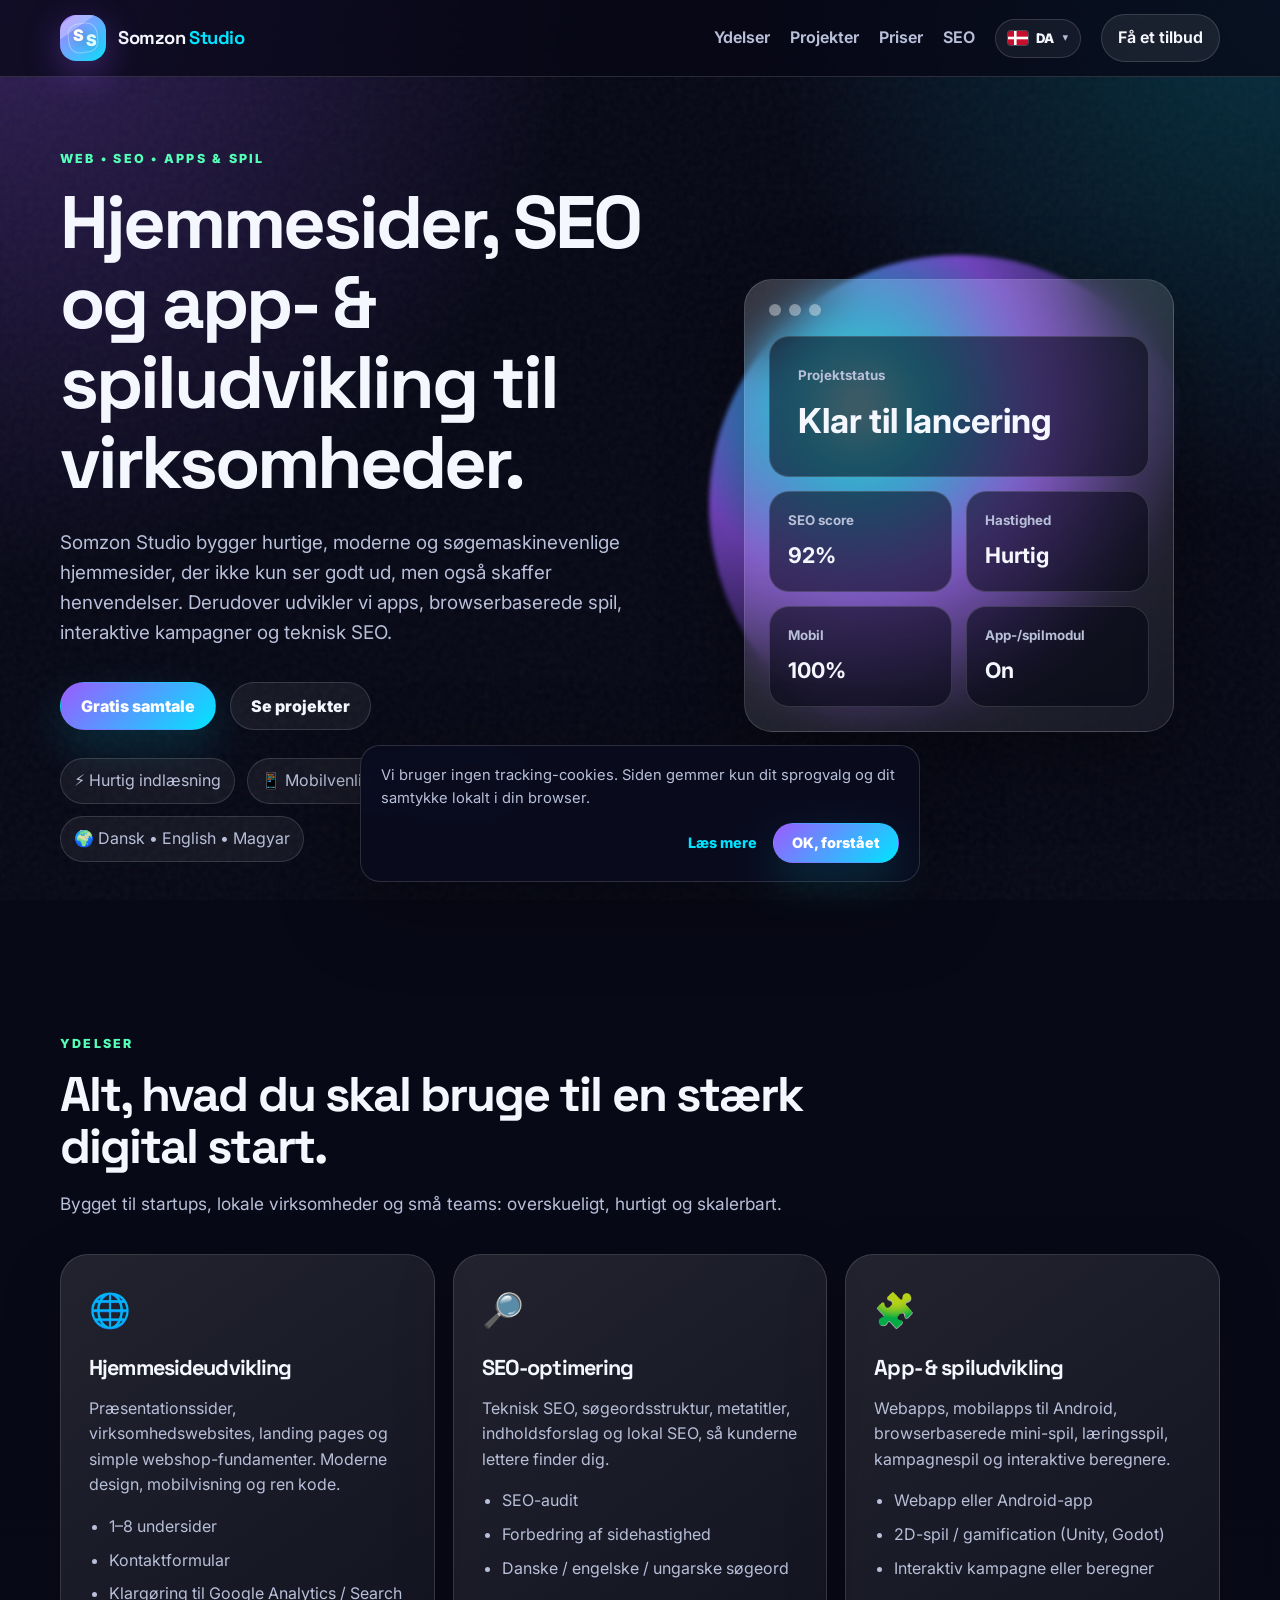
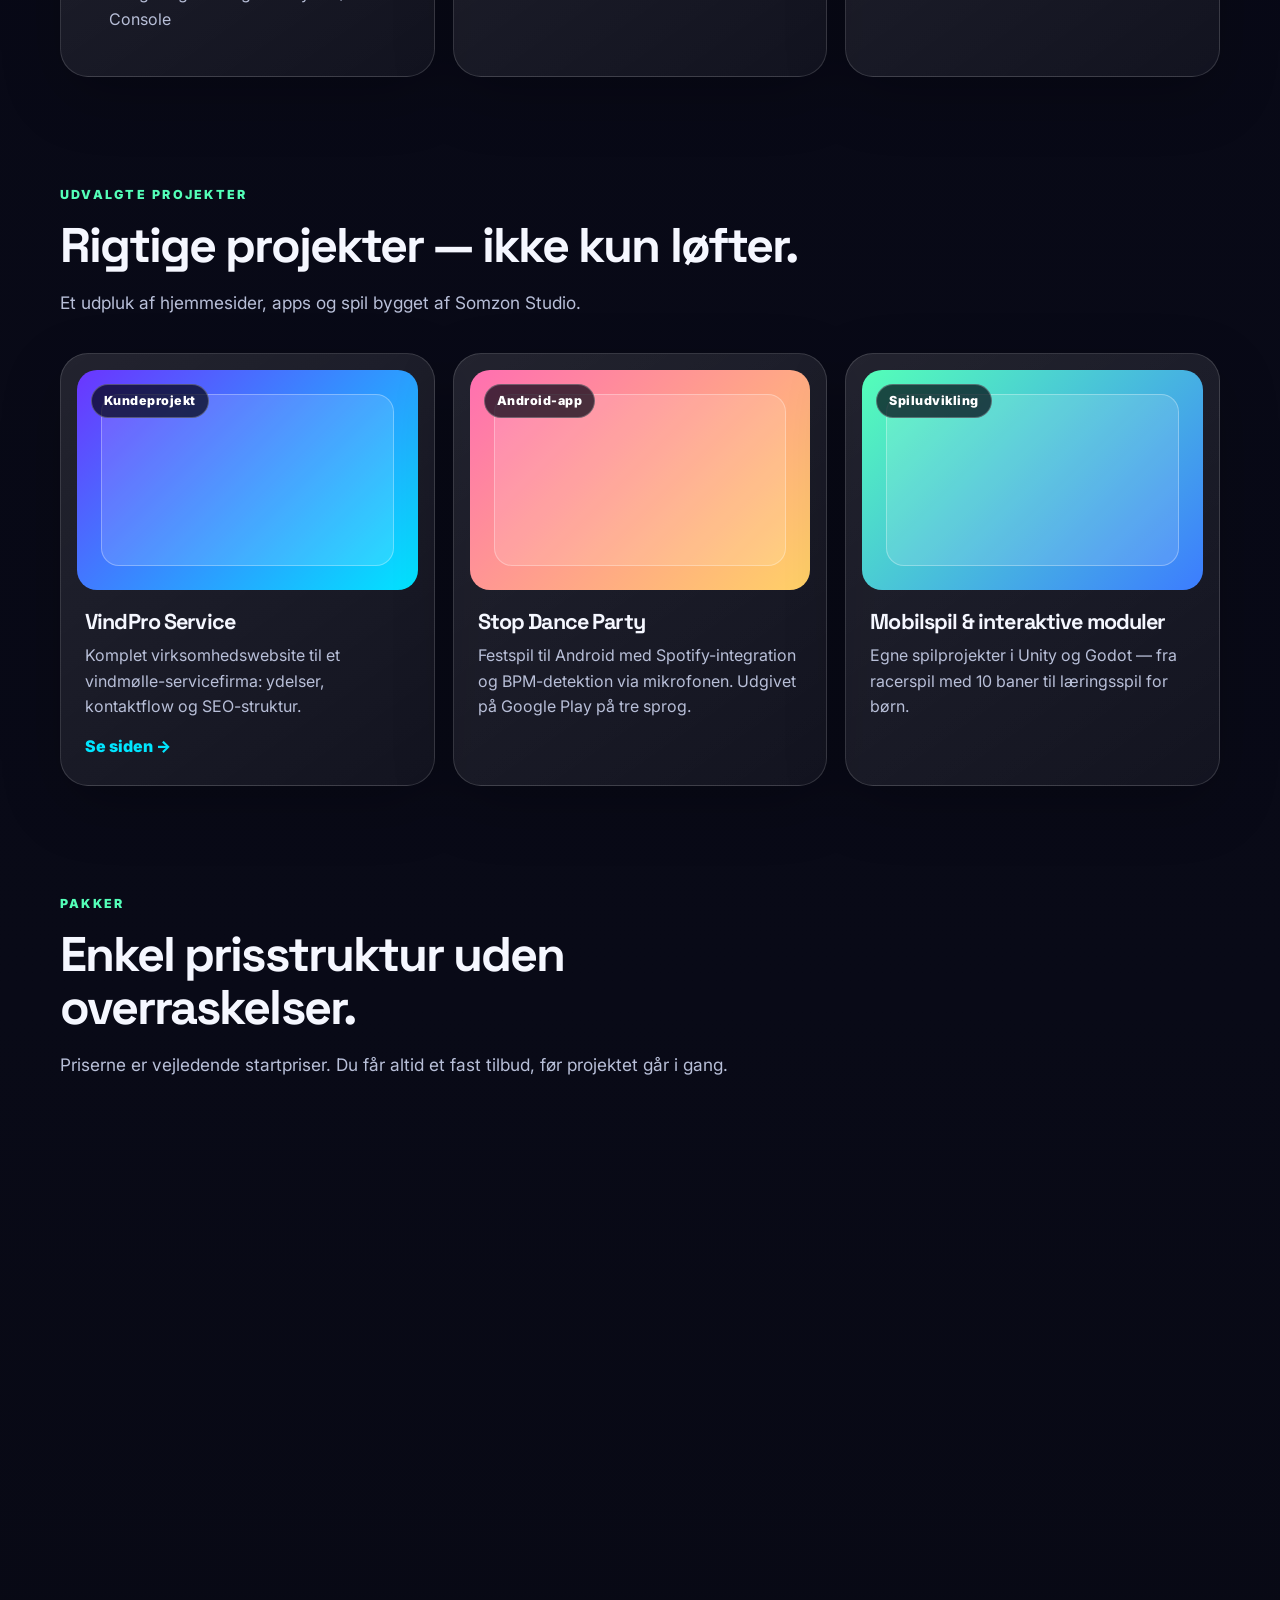
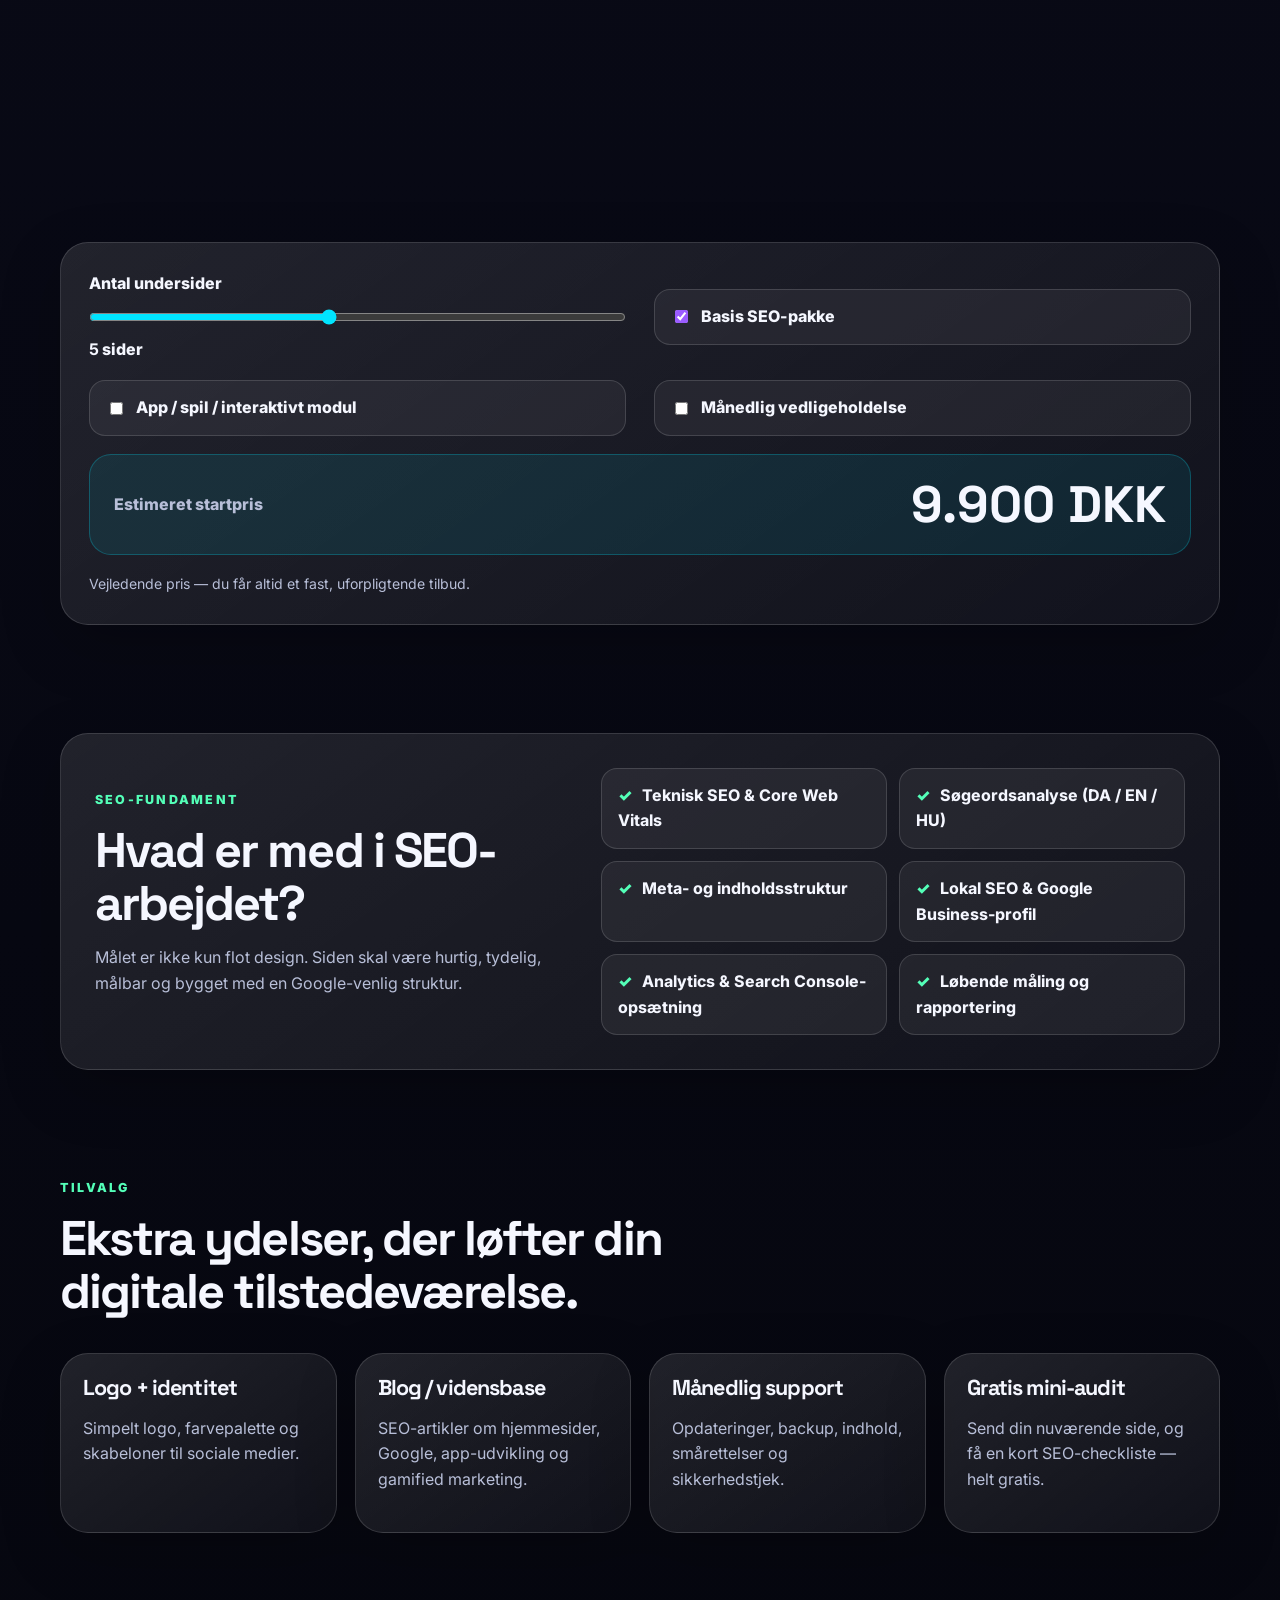
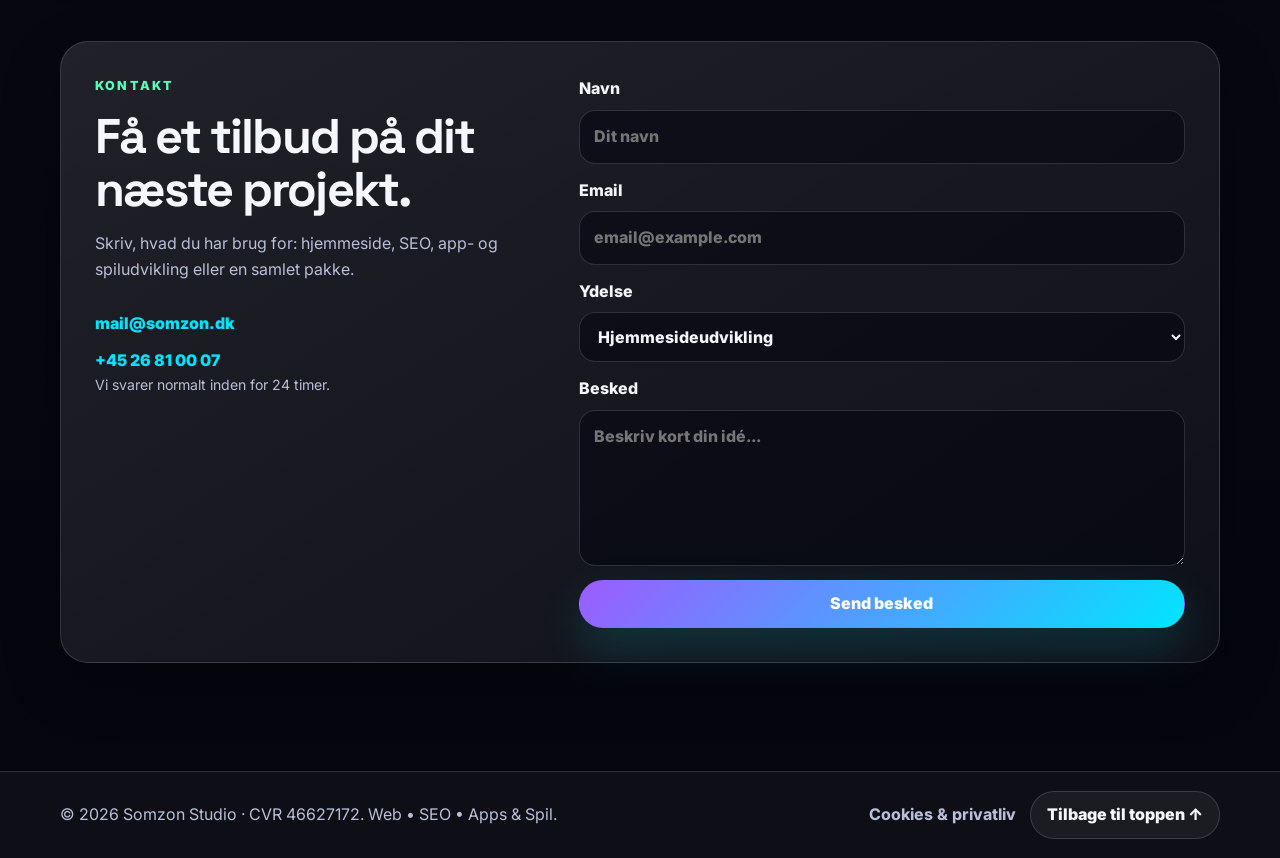
<file: index.html>
<!doctype html>
<html lang="da">
<head>
  <meta charset="utf-8" />
  <meta name="viewport" content="width=device-width, initial-scale=1" />
  <title data-i18n="meta.title">Somzon Studio | Hjemmesider, SEO og app- & spiludvikling</title>
  <meta name="description" content="Somzon Studio bygger moderne hjemmesider, SEO-løsninger og app- og spilbaserede digitale produkter til virksomheder i Danmark og internationale kunder." data-i18n-attr="content:meta.description" />
  <meta name="author" content="Somzon Studio" />
  <meta name="theme-color" content="#070816" />
  <meta property="og:title" content="Somzon Studio | Web • SEO • Apps & Games" data-i18n-attr="content:meta.ogTitle" />
  <meta property="og:description" content="Hjemmesider, SEO og app- & spiludvikling til virksomheder." data-i18n-attr="content:meta.ogDescription" />
  <meta property="og:type" content="website" />
  <meta property="og:url" content="https://somzon.dk/" />
  <meta property="og:image" content="https://somzon.dk/og-image.jpg" />
  <meta property="og:locale" content="da_DK" />
  <meta property="og:locale:alternate" content="en_GB" />
  <meta property="og:locale:alternate" content="hu_HU" />
  <link rel="canonical" href="https://somzon.dk/" />
  <link rel="icon" href="favicon.svg" type="image/svg+xml" />
  <link rel="preconnect" href="https://fonts.googleapis.com" />
  <link rel="preconnect" href="https://fonts.gstatic.com" crossorigin />
  <link rel="stylesheet" href="https://fonts.googleapis.com/css2?family=Inter:wght@400;600;700;800&family=Space+Grotesk:wght@500;700&display=swap" />
  <link rel="stylesheet" href="styles.css" />
  <script type="application/ld+json">
  {
    "@context": "https://schema.org",
    "@type": "ProfessionalService",
    "name": "Somzon Studio",
    "url": "https://somzon.dk/",
    "vatID": "DK46627172",
    "identifier": { "@type": "PropertyValue", "propertyID": "CVR", "value": "46627172" },
    "description": "Hjemmesider, SEO og app- & spiludvikling til virksomheder.",
    "areaServed": "DK",
    "knowsLanguage": ["da", "en", "hu"],
    "priceRange": "4900 DKK - 25000 DKK",
    "address": { "@type": "PostalAddress", "addressCountry": "DK" }
  }
  </script>
</head>
<body id="top">
  <a class="skip-link" href="#main" data-i18n="a11y.skip">Spring til indhold</a>
  <div class="noise" aria-hidden="true"></div>
  <header class="site-header">
    <nav class="nav container" aria-label="Main navigation" data-i18n-attr="aria-label:nav.aria">
      <a class="brand" href="#top" aria-label="Somzon Studio home" data-i18n-attr="aria-label:brand.aria">
        <span class="brand-mark" aria-hidden="true"><span>S</span><span>S</span></span>
        <span class="brand-text">Somzon<span>Studio</span></span>
      </a>
      <button class="nav-toggle" type="button" aria-label="Open menu" aria-expanded="false" data-i18n-attr="aria-label:nav.openMenu">
        <span></span><span></span><span></span>
      </button>
      <div class="nav-links">
        <a href="#services" data-i18n="nav.services">Ydelser</a>
        <a href="#work" data-i18n="nav.work">Projekter</a>
        <a href="#pricing" data-i18n="nav.pricing">Priser</a>
        <a href="#seo" data-i18n="nav.seo">SEO</a>
        <div class="language-switcher">
          <button type="button" class="lang-toggle" aria-haspopup="listbox" aria-expanded="false" aria-label="Language selector" data-i18n-attr="aria-label:language.aria">
            <span class="lang-flag" data-flag-slot="true"></span>
            <span class="lang-current">DA</span>
            <span class="lang-caret" aria-hidden="true">▾</span>
          </button>
          <ul class="lang-menu" role="listbox" hidden>
            <li><button type="button" class="lang-btn" data-lang="da" role="option" aria-selected="true"><span class="lang-flag"><svg viewBox="0 0 20 14" aria-hidden="true"><rect width="20" height="14" fill="#C8102E"/><rect x="6" width="2.6" height="14" fill="#fff"/><rect y="5.7" width="20" height="2.6" fill="#fff"/></svg></span>Dansk</button></li>
            <li><button type="button" class="lang-btn" data-lang="en" role="option" aria-selected="false"><span class="lang-flag"><svg viewBox="0 0 20 14" aria-hidden="true"><rect width="20" height="14" fill="#012169"/><path d="M0,0 L20,14 M20,0 L0,14" stroke="#fff" stroke-width="2.8"/><path d="M0,0 L20,14 M20,0 L0,14" stroke="#C8102E" stroke-width="1.2"/><rect x="8.4" width="3.2" height="14" fill="#fff"/><rect y="5.4" width="20" height="3.2" fill="#fff"/><rect x="9.1" width="1.8" height="14" fill="#C8102E"/><rect y="6.1" width="20" height="1.8" fill="#C8102E"/></svg></span>English</button></li>
            <li><button type="button" class="lang-btn" data-lang="hu" role="option" aria-selected="false"><span class="lang-flag"><svg viewBox="0 0 20 14" aria-hidden="true"><rect width="20" height="4.67" fill="#CE2939"/><rect y="4.67" width="20" height="4.67" fill="#fff"/><rect y="9.33" width="20" height="4.67" fill="#477050"/></svg></span>Magyar</button></li>
          </ul>
        </div>
        <a href="#contact" class="nav-cta" data-i18n="nav.cta">Få et tilbud</a>
      </div>
    </nav>
  </header>

  <main id="main">
    <section class="hero container">
      <div class="hero-copy reveal">
        <p class="eyebrow" data-i18n="hero.eyebrow">Web • SEO • Apps & Spil</p>
        <h1 data-i18n="hero.title">Hjemmesider, SEO og app- & spiludvikling til virksomheder.</h1>
        <p class="hero-lead" data-i18n="hero.lead">Somzon Studio bygger hurtige, moderne og søgemaskinevenlige hjemmesider, der ikke kun ser godt ud, men også skaffer henvendelser. Derudover udvikler vi apps, browserbaserede spil, interaktive kampagner og teknisk SEO.</p>
        <div class="hero-actions">
          <a class="btn primary" href="#contact" data-i18n="hero.primaryBtn">Gratis samtale</a>
          <a class="btn secondary" href="#work" data-i18n="hero.secondaryBtn">Se projekter</a>
        </div>
        <div class="trust-row" aria-label="Key benefits" data-i18n-attr="aria-label:hero.trustAria">
          <span data-i18n="hero.trust1">⚡ Hurtig indlæsning</span>
          <span data-i18n="hero.trust2">📱 Mobilvenlig</span>
          <span data-i18n="hero.trust3">🔎 SEO-klar</span>
          <span data-i18n="hero.trust4">🌍 Dansk • English • Magyar</span>
        </div>
      </div>
      <div class="hero-card reveal delay-1" aria-hidden="true">
        <div class="orb"></div>
        <div class="dashboard">
          <div class="dash-top"><span></span><span></span><span></span></div>
          <div class="metric large">
            <small data-i18n="dashboard.statusLabel">Projektstatus</small>
            <strong data-i18n="dashboard.statusValue">Klar til lancering</strong>
          </div>
          <div class="grid-metrics">
            <div class="metric"><small data-i18n="dashboard.seo">SEO score</small><strong>92%</strong></div>
            <div class="metric"><small data-i18n="dashboard.speed">Hastighed</small><strong data-i18n="dashboard.fast">Hurtig</strong></div>
            <div class="metric"><small data-i18n="dashboard.mobile">Mobil</small><strong>100%</strong></div>
            <div class="metric"><small data-i18n="dashboard.module">App-/spilmodul</small><strong>On</strong></div>
          </div>
        </div>
      </div>
    </section>

    <section class="section container" id="services">
      <div class="section-head reveal">
        <p class="eyebrow" data-i18n="services.eyebrow">Ydelser</p>
        <h2 data-i18n="services.title">Alt, hvad du skal bruge til en stærk digital start.</h2>
        <p data-i18n="services.lead">Bygget til startups, lokale virksomheder og små teams: overskueligt, hurtigt og skalerbart.</p>
      </div>
      <div class="cards three">
        <article class="card reveal">
          <span class="icon" aria-hidden="true">🌐</span>
          <h3 data-i18n="services.webTitle">Hjemmesideudvikling</h3>
          <p data-i18n="services.webText">Præsentationssider, virksomhedswebsites, landing pages og simple webshop-fundamenter. Moderne design, mobilvisning og ren kode.</p>
          <ul>
            <li data-i18n="services.webLi1">1–8 undersider</li>
            <li data-i18n="services.webLi2">Kontaktformular</li>
            <li data-i18n="services.webLi3">Klargøring til Google Analytics / Search Console</li>
          </ul>
        </article>
        <article class="card reveal delay-1">
          <span class="icon" aria-hidden="true">🔎</span>
          <h3 data-i18n="services.seoTitle">SEO-optimering</h3>
          <p data-i18n="services.seoText">Teknisk SEO, søgeordsstruktur, metatitler, indholdsforslag og lokal SEO, så kunderne lettere finder dig.</p>
          <ul>
            <li data-i18n="services.seoLi1">SEO-audit</li>
            <li data-i18n="services.seoLi2">Forbedring af sidehastighed</li>
            <li data-i18n="services.seoLi3">Danske / engelske / ungarske søgeord</li>
          </ul>
        </article>
        <article class="card reveal delay-2">
          <span class="icon" aria-hidden="true">🧩</span>
          <h3 data-i18n="services.appGameTitle">App- & spiludvikling</h3>
          <p data-i18n="services.appGameText">Webapps, mobilapps til Android, browserbaserede mini-spil, læringsspil, kampagnespil og interaktive beregnere.</p>
          <ul>
            <li data-i18n="services.appGameLi1">Webapp eller Android-app</li>
            <li data-i18n="services.appGameLi2">2D-spil / gamification (Unity, Godot)</li>
            <li data-i18n="services.appGameLi3">Interaktiv kampagne eller beregner</li>
          </ul>
        </article>
      </div>
    </section>

    <section class="section container" id="work">
      <div class="section-head reveal">
        <p class="eyebrow" data-i18n="work.eyebrow">Udvalgte projekter</p>
        <h2 data-i18n="work.title">Rigtige projekter — ikke kun løfter.</h2>
        <p data-i18n="work.lead">Et udpluk af hjemmesider, apps og spil bygget af Somzon Studio.</p>
      </div>
      <div class="portfolio-grid">
        <article class="portfolio reveal">
          <div class="mockup gradient-a"><span class="tag" data-i18n="work.item1Tag">Kundeprojekt</span></div>
          <h3 data-i18n="work.item1Title">VindPro Service</h3>
          <p data-i18n="work.item1Text">Komplet virksomhedswebsite til et vindmølle-servicefirma: ydelser, kontaktflow og SEO-struktur.</p>
          <a class="portfolio-link" href="https://vindpro.dk" target="_blank" rel="noopener" data-i18n="work.item1Link">Se siden →</a>
        </article>
        <article class="portfolio reveal delay-1">
          <div class="mockup gradient-b"><span class="tag" data-i18n="work.item2Tag">Android-app</span></div>
          <h3 data-i18n="work.item2Title">Stop Dance Party</h3>
          <p data-i18n="work.item2Text">Festspil til Android med Spotify-integration og BPM-detektion via mikrofonen. Udgivet på Google Play på tre sprog.</p>
        </article>
        <article class="portfolio reveal delay-2">
          <div class="mockup gradient-c"><span class="tag" data-i18n="work.item3Tag">Spiludvikling</span></div>
          <h3 data-i18n="work.item3Title">Mobilspil & interaktive moduler</h3>
          <p data-i18n="work.item3Text">Egne spilprojekter i Unity og Godot — fra racerspil med 10 baner til læringsspil for børn.</p>
        </article>
      </div>
    </section>

    <section class="section container" id="pricing">
      <div class="section-head reveal">
        <p class="eyebrow" data-i18n="pricing.eyebrow">Pakker</p>
        <h2 data-i18n="pricing.title">Enkel prisstruktur uden overraskelser.</h2>
        <p data-i18n="pricing.lead">Priserne er vejledende startpriser. Du får altid et fast tilbud, før projektet går i gang.</p>
      </div>
      <div class="pricing-grid">
        <article class="price-card reveal">
          <h3 data-i18n="pricing.startTitle">Start Web</h3>
          <p class="price" data-i18n="pricing.startPrice">fra 4.900 DKK</p>
          <p data-i18n="pricing.startText">1–3 siders præsentationswebsite til nye virksomheder.</p>
          <ul>
            <li data-i18n="pricing.startLi1">Mobilvenligt design</li>
            <li data-i18n="pricing.startLi2">Basis SEO</li>
            <li data-i18n="pricing.startLi3">Kontaktsektion</li>
          </ul>
          <a class="btn secondary" href="#contact" data-i18n="pricing.startBtn">Vælg denne</a>
        </article>
        <article class="price-card featured reveal delay-1">
          <div class="badge" data-i18n="pricing.badge">Anbefalet</div>
          <h3 data-i18n="pricing.businessTitle">Business Web + SEO</h3>
          <p class="price" data-i18n="pricing.businessPrice">fra 9.900 DKK</p>
          <p data-i18n="pricing.businessText">Komplet virksomhedsside med SEO-struktur og målegrundlag.</p>
          <ul>
            <li data-i18n="pricing.businessLi1">5–8 undersider</li>
            <li data-i18n="pricing.businessLi2">Søgeordsstruktur</li>
            <li data-i18n="pricing.businessLi3">Hastighedsoptimering</li>
          </ul>
          <a class="btn primary" href="#contact" data-i18n="pricing.businessBtn">Få et tilbud</a>
        </article>
        <article class="price-card reveal delay-2">
          <h3 data-i18n="pricing.appGameTitle">App / Spil / Interaktiv</h3>
          <p class="price" data-i18n="pricing.appGamePrice">Individuel pris</p>
          <p data-i18n="pricing.appGameText">App, mini-spil, beregner eller interaktivt modul til kampagner.</p>
          <ul>
            <li data-i18n="pricing.appGameLi1">App- eller spillogik</li>
            <li data-i18n="pricing.appGameLi2">Integration i website</li>
            <li data-i18n="pricing.appGameLi3">Mulighed for lead-opsamling</li>
          </ul>
          <a class="btn secondary" href="#contact" data-i18n="pricing.appGameBtn">Lad os tale</a>
        </article>
      </div>
    </section>

    <section class="section container calculator-section" id="calculator">
      <div class="section-head reveal">
        <p class="eyebrow" data-i18n="calculator.eyebrow">Prisberegner</p>
        <h2 data-i18n="calculator.title">Få et prisestimat på 10 sekunder.</h2>
        <p data-i18n="calculator.lead">Vælg omfanget, og se en vejledende startpris med det samme.</p>
      </div>
      <form class="calculator reveal" aria-label="Website price estimator" data-i18n-attr="aria-label:calculator.aria">
        <label>
          <span data-i18n="calculator.pagesLabel">Antal undersider</span>
          <input type="range" min="1" max="10" value="5" id="pagesRange" />
          <span><strong id="pagesValue">5</strong> <span data-i18n="calculator.pagesWord">sider</span></span>
        </label>
        <label class="check"><input type="checkbox" id="seoCheck" checked /> <span data-i18n="calculator.seoCheck">Basis SEO-pakke</span></label>
        <label class="check"><input type="checkbox" id="gameCheck" /> <span data-i18n="calculator.appGameCheck">App / spil / interaktivt modul</span></label>
        <label class="check"><input type="checkbox" id="maintenanceCheck" /> <span data-i18n="calculator.maintenanceCheck">Månedlig vedligeholdelse</span></label>
        <div class="estimate">
          <span data-i18n="calculator.estimateLabel">Estimeret startpris</span>
          <strong id="estimateValue" aria-live="polite">9.900 DKK</strong>
        </div>
        <p class="form-note estimate-note" data-i18n="calculator.note">Vejledende pris — du får altid et fast, uforpligtende tilbud.</p>
      </form>
    </section>

    <section class="section container seo-section" id="seo">
      <div class="seo-panel reveal">
        <div>
          <p class="eyebrow" data-i18n="seo.eyebrow">SEO-fundament</p>
          <h2 data-i18n="seo.title">Hvad er med i SEO-arbejdet?</h2>
          <p data-i18n="seo.lead">Målet er ikke kun flot design. Siden skal være hurtig, tydelig, målbar og bygget med en Google-venlig struktur.</p>
        </div>
        <ul class="seo-points" aria-label="SEO deliverables" data-i18n-attr="aria-label:seo.pointsAria">
          <li data-i18n="seo.point1">Teknisk SEO & Core Web Vitals</li>
          <li data-i18n="seo.point2">Søgeordsanalyse (DA / EN / HU)</li>
          <li data-i18n="seo.point3">Meta- og indholdsstruktur</li>
          <li data-i18n="seo.point4">Lokal SEO & Google Business-profil</li>
          <li data-i18n="seo.point5">Analytics & Search Console-opsætning</li>
          <li data-i18n="seo.point6">Løbende måling og rapportering</li>
        </ul>
      </div>
    </section>

    <section class="section container add-ons" id="addons">
      <div class="section-head reveal">
        <p class="eyebrow" data-i18n="addons.eyebrow">Tilvalg</p>
        <h2 data-i18n="addons.title">Ekstra ydelser, der løfter din digitale tilstedeværelse.</h2>
      </div>
      <div class="cards four">
        <article class="mini-card reveal"><h3 data-i18n="addons.logoTitle">Logo + identitet</h3><p data-i18n="addons.logoText">Simpelt logo, farvepalette og skabeloner til sociale medier.</p></article>
        <article class="mini-card reveal delay-1"><h3 data-i18n="addons.blogTitle">Blog / vidensbase</h3><p data-i18n="addons.blogText">SEO-artikler om hjemmesider, Google, app-udvikling og gamified marketing.</p></article>
        <article class="mini-card reveal delay-2"><h3 data-i18n="addons.supportTitle">Månedlig support</h3><p data-i18n="addons.supportText">Opdateringer, backup, indhold, smårettelser og sikkerhedstjek.</p></article>
        <article class="mini-card reveal delay-3"><h3 data-i18n="addons.auditTitle">Gratis mini-audit</h3><p data-i18n="addons.auditText">Send din nuværende side, og få en kort SEO-checkliste — helt gratis.</p></article>
      </div>
    </section>

    <section class="section container contact" id="contact">
      <div class="contact-card reveal">
        <div>
          <p class="eyebrow" data-i18n="contact.eyebrow">Kontakt</p>
          <h2 data-i18n="contact.title">Få et tilbud på dit næste projekt.</h2>
          <p data-i18n="contact.lead">Skriv, hvad du har brug for: hjemmeside, SEO, app- og spiludvikling eller en samlet pakke.</p>
          <div class="contact-lines">
            <a class="js-email" href="#" rel="nofollow" aria-label="Email">
              <noscript>Slå JavaScript til for at se e-mailen</noscript>
            </a>
            <a class="js-phone" href="#" rel="nofollow" aria-label="Telefon">
              <noscript>Slå JavaScript til for at se telefonnummeret</noscript>
            </a>
          </div>
          <p class="form-note" data-i18n="contact.reply">Vi svarer normalt inden for 24 timer.</p>
        </div>
        <form class="contact-form" name="contact" method="POST" data-netlify="true" netlify-honeypot="bot-field" action="/thank-you.html">
          <input type="hidden" name="form-name" value="contact" />
          <p class="honeypot" aria-hidden="true"><label>Don’t fill this out: <input name="bot-field" tabindex="-1" autocomplete="off" /></label></p>
          <label><span data-i18n="contact.name">Navn</span><input name="name" placeholder="Dit navn" required autocomplete="name" data-i18n-attr="placeholder:contact.namePlaceholder" /></label>
          <label><span data-i18n="contact.email">Email</span><input name="email" type="email" placeholder="email@example.com" required autocomplete="email" /></label>
          <label><span data-i18n="contact.service">Ydelse</span>
            <select name="service">
              <option data-i18n="contact.optionWeb">Hjemmesideudvikling</option>
              <option data-i18n="contact.optionSeo">SEO</option>
              <option data-i18n="contact.optionAppGame">App- & spiludvikling</option>
              <option data-i18n="contact.optionAll">Komplet pakke</option>
            </select>
          </label>
          <label><span data-i18n="contact.message">Besked</span><textarea name="message" rows="5" placeholder="Beskriv kort din idé..." required data-i18n-attr="placeholder:contact.messagePlaceholder"></textarea></label>
          <button class="btn primary" type="submit" data-i18n="contact.submit">Send besked</button>
        </form>
      </div>
    </section>
  </main>

  <footer class="footer">
    <div class="container footer-inner">
      <p data-i18n-html="footer.copy">© <span id="year"></span> Somzon Studio · CVR 46627172. Web • SEO • Apps & Spil.</p>
      <div class="footer-actions">
        <a class="footer-link" href="/cookies.html" data-i18n="footer.cookies">Cookies & privatliv</a>
        <button class="back-to-top" type="button" data-i18n="footer.top">Tilbage til toppen ↑</button>
      </div>
    </div>
  </footer>

  <div class="cookie-banner" id="cookieBanner" role="dialog" aria-live="polite" aria-label="Cookies" hidden>
    <p data-i18n="cookie.text">Vi bruger ingen tracking-cookies. Siden gemmer kun dit sprogvalg og dit samtykke lokalt i din browser.</p>
    <div class="cookie-actions">
      <a href="/cookies.html" data-i18n="cookie.more">Læs mere</a>
      <button type="button" class="btn primary cookie-accept" data-i18n="cookie.accept">OK, forstået</button>
    </div>
  </div>

  <script src="script.js"></script>
</body>
</html>
</file>
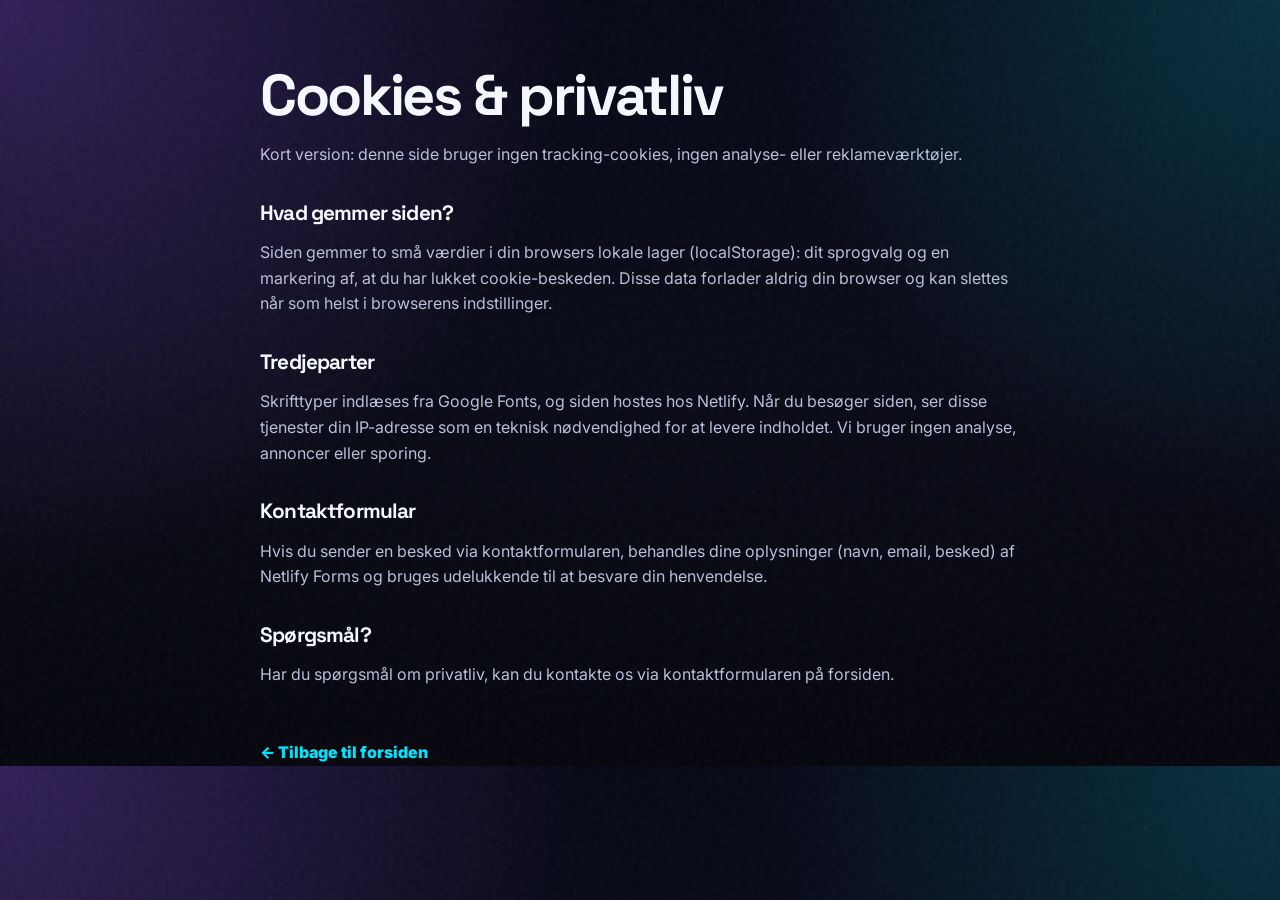
<file: cookies.html>
<!doctype html>
<html lang="da">
<head>
  <meta charset="utf-8" />
  <meta name="viewport" content="width=device-width, initial-scale=1" />
  <title data-i18n="cp.title">Cookies & privatliv | Somzon Studio</title>
  <meta name="robots" content="noindex" />
  <meta name="theme-color" content="#070816" />
  <link rel="icon" href="favicon.svg" type="image/svg+xml" />
  <link rel="preconnect" href="https://fonts.googleapis.com" />
  <link rel="preconnect" href="https://fonts.gstatic.com" crossorigin />
  <link rel="stylesheet" href="https://fonts.googleapis.com/css2?family=Inter:wght@400;600;700;800&family=Space+Grotesk:wght@500;700&display=swap" />
  <link rel="stylesheet" href="styles.css" />
</head>
<body>
  <div class="noise" aria-hidden="true"></div>
  <main class="section container policy-page">
    <h1 data-i18n="cp.h1">Cookies & privatliv</h1>
    <p data-i18n="cp.intro">Kort version: denne side bruger ingen tracking-cookies, ingen analyse- eller reklameværktøjer.</p>

    <h2 data-i18n="cp.storeH">Hvad gemmer siden?</h2>
    <p data-i18n="cp.storeText">Siden gemmer to små værdier i din browsers lokale lager (localStorage): dit sprogvalg og en markering af, at du har lukket cookie-beskeden. Disse data forlader aldrig din browser og kan slettes når som helst i browserens indstillinger.</p>

    <h2 data-i18n="cp.thirdH">Tredjeparter</h2>
    <p data-i18n="cp.thirdText">Skrifttyper indlæses fra Google Fonts, og siden hostes hos Netlify. Når du besøger siden, ser disse tjenester din IP-adresse som en teknisk nødvendighed for at levere indholdet. Vi bruger ingen analyse, annoncer eller sporing.</p>

    <h2 data-i18n="cp.formH">Kontaktformular</h2>
    <p data-i18n="cp.formText">Hvis du sender en besked via kontaktformularen, behandles dine oplysninger (navn, email, besked) af Netlify Forms og bruges udelukkende til at besvare din henvendelse.</p>

    <h2 data-i18n="cp.contactH">Spørgsmål?</h2>
    <p data-i18n="cp.contactText">Har du spørgsmål om privatliv, kan du kontakte os via kontaktformularen på forsiden.</p>

    <a class="back-link" href="/" data-i18n="cp.back">← Tilbage til forsiden</a>
  </main>
  <script src="script.js"></script>
</body>
</html>
</file>
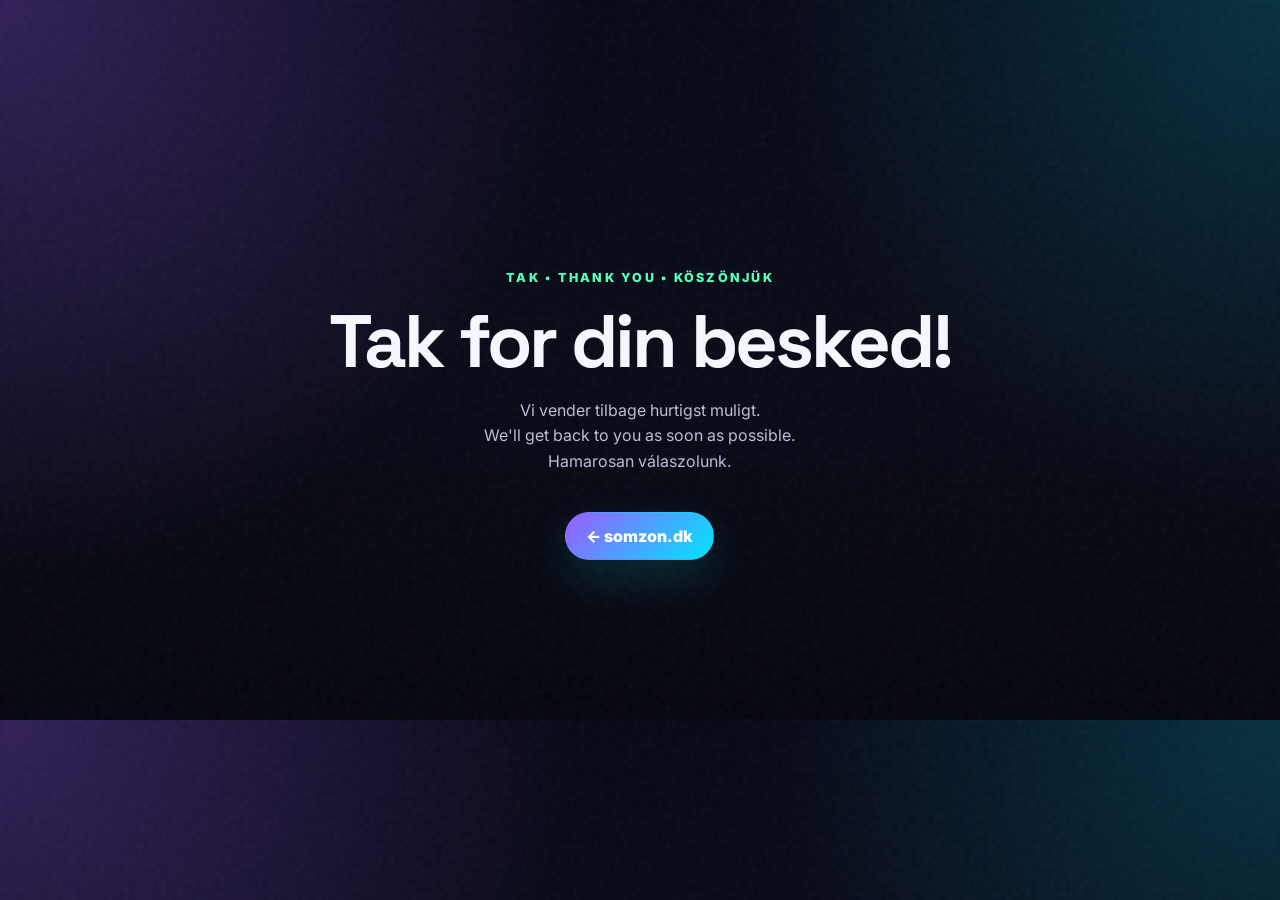
<file: thank-you.html>
<!doctype html>
<html lang="da">
<head>
  <meta charset="utf-8">
  <meta name="viewport" content="width=device-width, initial-scale=1">
  <title>Tak for din besked | Somzon Studio</title>
  <meta name="robots" content="noindex">
  <meta name="theme-color" content="#070816">
  <link rel="icon" href="favicon.svg" type="image/svg+xml">
  <link rel="preconnect" href="https://fonts.googleapis.com">
  <link rel="preconnect" href="https://fonts.gstatic.com" crossorigin>
  <link rel="stylesheet" href="https://fonts.googleapis.com/css2?family=Inter:wght@400;600;700;800&family=Space+Grotesk:wght@500;700&display=swap">
  <link rel="stylesheet" href="styles.css">
</head>
<body>
  <div class="noise" aria-hidden="true"></div>
  <main class="section container" style="min-height:80vh;display:grid;place-items:center;text-align:center;">
    <div>
      <p class="eyebrow">Tak • Thank you • Köszönjük</p>
      <h1>Tak for din besked!</h1>
      <p>Vi vender tilbage hurtigst muligt.<br>We'll get back to you as soon as possible.<br>Hamarosan válaszolunk.</p>
      <a class="btn primary" href="/" style="margin-top:22px;">← somzon.dk</a>
    </div>
  </main>
</body>
</html>
</file>
<file: styles.css>
:root {
  --bg: #070816;
  --bg-2: #0e1027;
  --panel: rgba(255,255,255,.075);
  --panel-2: rgba(255,255,255,.11);
  --text: #f5f7ff;
  --muted: #b8bfd8;
  --line: rgba(255,255,255,.14);
  --primary: #9b5cff;
  --primary-2: #00e5ff;
  --accent: #54ffb8;
  --shadow: 0 25px 80px rgba(0,0,0,.38);
  --radius: 28px;
  --radius-small: 18px;
  --max: 1160px;
  --font-body: Inter, ui-sans-serif, system-ui, -apple-system, BlinkMacSystemFont, "Segoe UI", sans-serif;
  --font-display: "Space Grotesk", Inter, ui-sans-serif, system-ui, sans-serif;
}

* { box-sizing: border-box; }
html { scroll-behavior: smooth; }
body {
  margin: 0;
  font-family: var(--font-body);
  background:
    radial-gradient(circle at top left, rgba(155,92,255,.28), transparent 36rem),
    radial-gradient(circle at top right, rgba(0,229,255,.18), transparent 32rem),
    linear-gradient(180deg, var(--bg) 0%, #090a17 46%, #05060d 100%);
  color: var(--text);
  line-height: 1.6;
  overflow-x: hidden;
}

a { color: inherit; text-decoration: none; }
img { max-width: 100%; display: block; }
button, input, select, textarea { font: inherit; }

:focus-visible {
  outline: 2px solid var(--primary-2);
  outline-offset: 3px;
  border-radius: 6px;
}

.skip-link {
  position: absolute;
  top: -60px;
  left: 16px;
  z-index: 100;
  padding: 12px 18px;
  border-radius: 12px;
  background: var(--primary);
  color: #fff;
  font-weight: 800;
  transition: top .2s ease;
}
.skip-link:focus { top: 12px; }

.noise {
  position: fixed;
  inset: 0;
  pointer-events: none;
  opacity: .045;
  z-index: 0;
  background-image: url("data:image/svg+xml,%3Csvg viewBox='0 0 200 200' xmlns='http://www.w3.org/2000/svg'%3E%3Cfilter id='n'%3E%3CfeTurbulence type='fractalNoise' baseFrequency='.75' numOctaves='3' stitchTiles='stitch'/%3E%3C/filter%3E%3Crect width='100%25' height='100%25' filter='url(%23n)'/%3E%3C/svg%3E");
}
.container { width: min(var(--max), calc(100% - 36px)); margin-inline: auto; position: relative; z-index: 1; }
.site-header { position: sticky; top: 0; z-index: 10; backdrop-filter: blur(18px); background: rgba(7,8,22,.74); border-bottom: 1px solid var(--line); }
.nav { min-height: 76px; display: flex; align-items: center; justify-content: space-between; gap: 18px; }
.brand { display: inline-flex; gap: 12px; align-items: center; font-weight: 900; letter-spacing: -.03em; flex-shrink: 0; }
.brand-mark {
  width: 46px;
  height: 46px;
  display: grid;
  place-items: center;
  grid-template-columns: 1fr 1fr;
  gap: 0;
  padding: 0 7px;
  border-radius: 16px;
  background:
    linear-gradient(135deg, rgba(255,255,255,.22), rgba(255,255,255,.02)),
    linear-gradient(135deg, var(--primary), var(--primary-2));
  box-shadow: 0 12px 36px rgba(155,92,255,.35);
  position: relative;
  overflow: hidden;
}
.brand-mark::before {
  content: "";
  position: absolute;
  inset: 8px;
  border: 1px solid rgba(255,255,255,.35);
  border-radius: 11px;
  transform: rotate(-8deg);
}
.brand-mark::after {
  content: "";
  position: absolute;
  width: 46px;
  height: 12px;
  background: rgba(255,255,255,.28);
  transform: rotate(-35deg) translateY(-18px);
}
.brand-mark span {
  position: relative;
  z-index: 1;
  color: white;
  font-weight: 950;
  font-size: 1rem;
  letter-spacing: -.16em;
  text-shadow: 0 2px 12px rgba(0,0,0,.25);
}
.brand-mark span:first-child { transform: translateX(2px) translateY(-2px); }
.brand-mark span:last-child { transform: translateX(-1px) translateY(3px); color: #dffbff; }
.brand-text { font-size: 1.15rem; white-space: nowrap; font-family: var(--font-display); }
.brand-text span { color: var(--primary-2); margin-left: 4px; }
.nav-links { display: flex; gap: 20px; align-items: center; color: var(--muted); font-weight: 650; }
.nav-links a:hover { color: var(--text); }
.nav-cta { padding: 10px 16px; border: 1px solid var(--line); border-radius: 999px; background: var(--panel); color: var(--text) !important; }
.language-switcher { position: relative; }
.lang-toggle { display: inline-flex; align-items: center; gap: 8px; padding: 8px 12px; border: 1px solid var(--line); border-radius: 999px; background: rgba(255,255,255,.055); color: var(--text); cursor: pointer; font-weight: 850; font-size: .82rem; }
.lang-toggle:hover { border-color: var(--primary-2); }
.lang-caret { font-size: .7rem; color: var(--muted); }
.lang-flag { display: inline-flex; width: 20px; height: 14px; border-radius: 3px; overflow: hidden; box-shadow: 0 0 0 1px rgba(255,255,255,.22); flex-shrink: 0; }
.lang-flag svg { width: 100%; height: 100%; display: block; }
.lang-menu { position: absolute; top: calc(100% + 8px); right: 0; margin: 0; padding: 6px; list-style: none; min-width: 150px; background: rgba(10,12,30,.97); border: 1px solid var(--line); border-radius: 16px; box-shadow: var(--shadow); backdrop-filter: blur(16px); z-index: 30; }
.lang-menu li + li { margin-top: 2px; }
.lang-btn { display: flex; align-items: center; gap: 10px; width: 100%; padding: 9px 11px; border: 0; border-radius: 11px; background: transparent; color: var(--muted); cursor: pointer; font-weight: 800; font-size: .88rem; text-align: left; }
.lang-btn:hover { background: rgba(255,255,255,.08); color: var(--text); }
.lang-btn.active { color: var(--text); background: rgba(0,229,255,.12); }
.nav-toggle { display: none; background: transparent; border: 0; padding: 8px; cursor: pointer; }
.nav-toggle span { display: block; width: 26px; height: 2px; background: var(--text); margin: 6px 0; }

.hero { min-height: calc(100vh - 76px); display: grid; grid-template-columns: 1.06fr .94fr; gap: 48px; align-items: center; padding: 72px 0 64px; }
.eyebrow { margin: 0 0 14px; color: var(--accent); font-weight: 850; text-transform: uppercase; letter-spacing: .18em; font-size: .78rem; }
h1, h2, h3 { line-height: 1.08; letter-spacing: -.04em; margin: 0; font-family: var(--font-display); font-weight: 700; }
h1 { font-size: clamp(2.8rem, 5.8vw, 5.6rem); max-width: 960px; }
h2 { font-size: clamp(2rem, 3.8vw, 3.9rem); }
h3 { font-size: 1.35rem; }
p { color: var(--muted); }
.hero-lead { font-size: 1.18rem; max-width: 720px; margin: 24px 0 0; }
.hero-actions { display: flex; flex-wrap: wrap; gap: 14px; margin-top: 34px; }
.btn { display: inline-flex; align-items: center; justify-content: center; min-height: 48px; padding: 0 20px; border-radius: 999px; font-weight: 850; border: 1px solid transparent; transition: transform .2s ease, border-color .2s ease, background .2s ease; cursor: pointer; }
.btn:hover { transform: translateY(-2px); }
.btn.primary { background: linear-gradient(135deg, var(--primary), var(--primary-2)); color: #fff; box-shadow: 0 18px 45px rgba(0,229,255,.16); }
.btn.secondary { background: rgba(255,255,255,.06); border-color: var(--line); color: var(--text); }
.trust-row { display: flex; flex-wrap: wrap; gap: 12px; margin-top: 28px; color: var(--muted); }
.trust-row span { padding: 9px 13px; background: rgba(255,255,255,.055); border: 1px solid var(--line); border-radius: 999px; }
.hero-card { min-height: 560px; position: relative; display: grid; place-items: center; }
.orb { position: absolute; width: min(90vw, 500px); height: min(90vw, 500px); border-radius: 50%; background: radial-gradient(circle at 30% 30%, #fff, var(--primary-2) 12%, var(--primary) 36%, transparent 66%); filter: blur(2px); opacity: .75; animation: float 7s ease-in-out infinite; }
.dashboard { width: min(100%, 430px); padding: 24px; border: 1px solid var(--line); border-radius: var(--radius); background: linear-gradient(145deg, rgba(255,255,255,.18), rgba(255,255,255,.06)); backdrop-filter: blur(22px); box-shadow: var(--shadow); position: relative; }
.dash-top { display: flex; gap: 8px; margin-bottom: 20px; }
.dash-top span { width: 12px; height: 12px; border-radius: 50%; background: rgba(255,255,255,.38); }
.metric { background: rgba(3,5,18,.55); border: 1px solid var(--line); border-radius: 20px; padding: 18px; }
.metric small { display: block; color: var(--muted); font-weight: 700; }
.metric strong { display: block; font-size: 1.35rem; margin-top: 7px; }
.metric.large { margin-bottom: 14px; padding: 28px; }
.metric.large strong { font-size: 2.15rem; }
.grid-metrics { display: grid; grid-template-columns: 1fr 1fr; gap: 14px; }

.section { padding: 108px 0 0; }
.section-head { max-width: 760px; margin-bottom: 36px; }
.section-head p:last-child { font-size: 1.08rem; }
.cards { display: grid; gap: 18px; }
.cards.three { grid-template-columns: repeat(3, 1fr); }
.cards.four { grid-template-columns: repeat(4, 1fr); }
.card, .mini-card, .price-card, .portfolio, .seo-panel, .contact-card, .calculator { border: 1px solid var(--line); background: linear-gradient(145deg, rgba(255,255,255,.105), rgba(255,255,255,.045)); border-radius: var(--radius); box-shadow: 0 20px 60px rgba(0,0,0,.22); }
.card { padding: 28px; min-height: 420px; }
.icon { font-size: 2.1rem; display: inline-block; margin-bottom: 20px; }
ul { color: var(--muted); padding-left: 20px; }
li + li { margin-top: 8px; }
.portfolio-grid { display: grid; grid-template-columns: repeat(3, 1fr); gap: 18px; }
.portfolio { padding: 16px; display: flex; flex-direction: column; }
.mockup { height: 220px; border-radius: 20px; margin-bottom: 20px; position: relative; overflow: hidden; }
.mockup::after { content: ""; position: absolute; inset: 24px; border-radius: 18px; border: 1px solid rgba(255,255,255,.3); background: rgba(255,255,255,.12); }
.mockup .tag { position: absolute; top: 14px; left: 14px; z-index: 1; padding: 6px 12px; border-radius: 999px; background: rgba(4,6,18,.72); border: 1px solid rgba(255,255,255,.25); color: #fff; font-size: .78rem; font-weight: 850; letter-spacing: .04em; }
.portfolio h3 { margin: 0 8px; }
.portfolio p { margin: 10px 8px 14px; }
.portfolio-link { margin: auto 8px 10px; color: var(--primary-2); font-weight: 850; }
.portfolio-link:hover { text-decoration: underline; }
.gradient-a { background: linear-gradient(135deg, #6b35ff, #00e5ff); }
.gradient-b { background: linear-gradient(135deg, #ff6fb1, #ffd166); }
.gradient-c { background: linear-gradient(135deg, #54ffb8, #3c7cff); }
.pricing-grid { display: grid; grid-template-columns: repeat(3, 1fr); gap: 18px; align-items: stretch; }
.price-card { padding: 28px; position: relative; display: flex; flex-direction: column; }
.price-card .btn { margin-top: auto; }
.price { color: var(--text); font-size: 2rem; font-weight: 950; letter-spacing: -.05em; font-family: var(--font-display); }
.featured { border-color: rgba(84,255,184,.55); transform: translateY(-14px); }
.badge { position: absolute; top: 18px; right: 18px; border-radius: 999px; padding: 7px 12px; background: rgba(84,255,184,.16); color: var(--accent); font-size: .8rem; font-weight: 900; }
.calculator { padding: 28px; display: grid; grid-template-columns: 1fr 1fr; gap: 18px 28px; align-items: center; }
.calculator label { color: var(--text); font-weight: 800; }
.calculator input[type="range"] { width: 100%; margin: 12px 0; accent-color: var(--primary-2); }
.check { display: flex; align-items: center; gap: 10px; background: rgba(255,255,255,.055); padding: 14px 16px; border: 1px solid var(--line); border-radius: 16px; cursor: pointer; }
.check input { accent-color: var(--primary); }
.estimate { grid-column: 1 / -1; border-radius: 22px; padding: 24px; background: rgba(0,229,255,.09); border: 1px solid rgba(0,229,255,.24); display: flex; justify-content: space-between; gap: 16px; align-items: center; }
.estimate span { color: var(--muted); font-weight: 800; }
.estimate strong { font-size: clamp(2rem, 4vw, 3.4rem); line-height: 1; font-family: var(--font-display); }
.estimate-note { grid-column: 1 / -1; margin: 0; }
.seo-panel { padding: 34px; display: grid; grid-template-columns: .9fr 1.1fr; gap: 28px; align-items: center; }
.seo-points { display: grid; grid-template-columns: 1fr 1fr; gap: 12px; padding: 0; margin: 0; list-style: none; }
.seo-points li { padding: 14px 16px; border: 1px solid var(--line); background: rgba(255,255,255,.06); border-radius: 16px; color: var(--text); font-weight: 750; margin: 0; }
.seo-points li::before { content: "✓"; color: var(--accent); font-weight: 950; margin-right: 10px; }
.mini-card { padding: 22px; min-height: 180px; }
.contact-card { padding: 34px; display: grid; grid-template-columns: .85fr 1.15fr; gap: 36px; }
.contact-lines { display: grid; gap: 12px; margin-top: 28px; font-weight: 850; }
.contact-lines a { color: var(--primary-2); }
.contact-form { display: grid; gap: 14px; }
.contact-form label { display: grid; gap: 8px; color: var(--text); font-weight: 800; }
.contact-form input, .contact-form select, .contact-form textarea { width: 100%; border: 1px solid var(--line); border-radius: 16px; padding: 13px 14px; color: var(--text); background: rgba(4,6,18,.55); outline: none; }
.contact-form input:focus, .contact-form select:focus, .contact-form textarea:focus { border-color: var(--primary-2); }
.contact-form select option { background: var(--bg-2); color: var(--text); }
.honeypot { position: absolute; left: -9999px; width: 1px; height: 1px; overflow: hidden; }
.form-note { font-size: .88rem; margin: 0; }
.form-status { margin: 0; padding: 13px 16px; border-radius: 16px; font-weight: 800; }
.form-status.success { background: rgba(84,255,184,.14); border: 1px solid rgba(84,255,184,.4); color: var(--accent); }
.form-status.error { background: rgba(255,111,177,.12); border: 1px solid rgba(255,111,177,.4); color: #ff9ccb; }
.footer { margin-top: 108px; border-top: 1px solid var(--line); background: rgba(255,255,255,.035); }
.footer-inner { min-height: 86px; display: flex; justify-content: space-between; gap: 24px; align-items: center; }
.back-to-top { border: 1px solid var(--line); border-radius: 999px; padding: 10px 16px; color: var(--text); background: rgba(255,255,255,.055); cursor: pointer; font-weight: 850; }
.back-to-top:hover { border-color: var(--primary-2); transform: translateY(-1px); }

.footer-actions { display: flex; align-items: center; gap: 14px; flex-wrap: wrap; }
.footer-link { color: var(--muted); font-weight: 750; }
.footer-link:hover { color: var(--primary-2); }

.cookie-banner { position: fixed; left: 18px; right: 18px; bottom: 18px; z-index: 50; max-width: 560px; margin-inline: auto; padding: 18px 20px; border: 1px solid var(--line); border-radius: 20px; background: rgba(10,12,30,.97); backdrop-filter: blur(16px); box-shadow: var(--shadow); display: grid; gap: 12px; }
.cookie-banner[hidden] { display: none; }
.cookie-banner p { margin: 0; font-size: .92rem; }
.cookie-actions { display: flex; align-items: center; gap: 16px; justify-content: flex-end; flex-wrap: wrap; }
.cookie-actions a { color: var(--primary-2); font-weight: 800; font-size: .9rem; }
.cookie-actions .btn { min-height: 40px; padding: 0 18px; font-size: .9rem; }

.policy-page { max-width: 760px; padding-top: 64px; }
.policy-page h1 { font-size: clamp(2.2rem, 5vw, 3.6rem); margin-bottom: 8px; }
.policy-page h2 { font-size: 1.3rem; margin: 34px 0 10px; }
.policy-page .back-link { display: inline-block; margin-top: 36px; color: var(--primary-2); font-weight: 850; }

.reveal { opacity: 0; transform: translateY(18px); transition: opacity .8s ease, transform .8s ease; }
.reveal.visible { opacity: 1; transform: translateY(0); }
.delay-1 { transition-delay: .12s; }
.delay-2 { transition-delay: .22s; }
.delay-3 { transition-delay: .32s; }
@keyframes float { 0%,100% { transform: translateY(0) rotate(0deg); } 50% { transform: translateY(-18px) rotate(8deg); } }

@media (prefers-reduced-motion: reduce) {
  html { scroll-behavior: auto; }
  .reveal { opacity: 1; transform: none; transition: none; }
  .orb { animation: none; }
  .btn:hover, .back-to-top:hover { transform: none; }
}

@media (max-width: 1080px) {
  .nav-links { gap: 12px; font-size: .94rem; }
  .lang-btn { min-width: 34px; padding-inline: 7px; }
}

@media (max-width: 960px) {
  .hero, .seo-panel, .contact-card { grid-template-columns: 1fr; }
  .hero { padding-top: 46px; }
  .hero-card { min-height: 420px; }
  .cards.three, .cards.four, .portfolio-grid, .pricing-grid { grid-template-columns: 1fr 1fr; }
  .featured { transform: none; }
  .card { min-height: 0; }
}

@media (max-width: 760px) {
  .nav-toggle { display: block; }
  .nav-links { position: absolute; top: 76px; left: 18px; right: 18px; display: none; flex-direction: column; align-items: stretch; gap: 6px; padding: 16px; background: rgba(7,8,22,.96); border: 1px solid var(--line); border-radius: 20px; box-shadow: var(--shadow); }
  .nav-links.open { display: flex; }
  .nav-links a { padding: 10px 12px; }
  .language-switcher { margin: 6px 0 8px; }
  .lang-toggle { width: 100%; justify-content: center; }
  .lang-menu { position: static; margin-top: 6px; min-width: 0; }
  .cards.three, .cards.four, .portfolio-grid, .pricing-grid, .calculator { grid-template-columns: 1fr; }
  .seo-points { grid-template-columns: 1fr; }
  .estimate { flex-direction: column; align-items: flex-start; }
  .footer-inner { flex-direction: column; align-items: flex-start; padding: 22px 0; }
  h1 { font-size: clamp(2.45rem, 11.5vw, 4.2rem); }
  .section { padding-top: 84px; }
}
</file>
